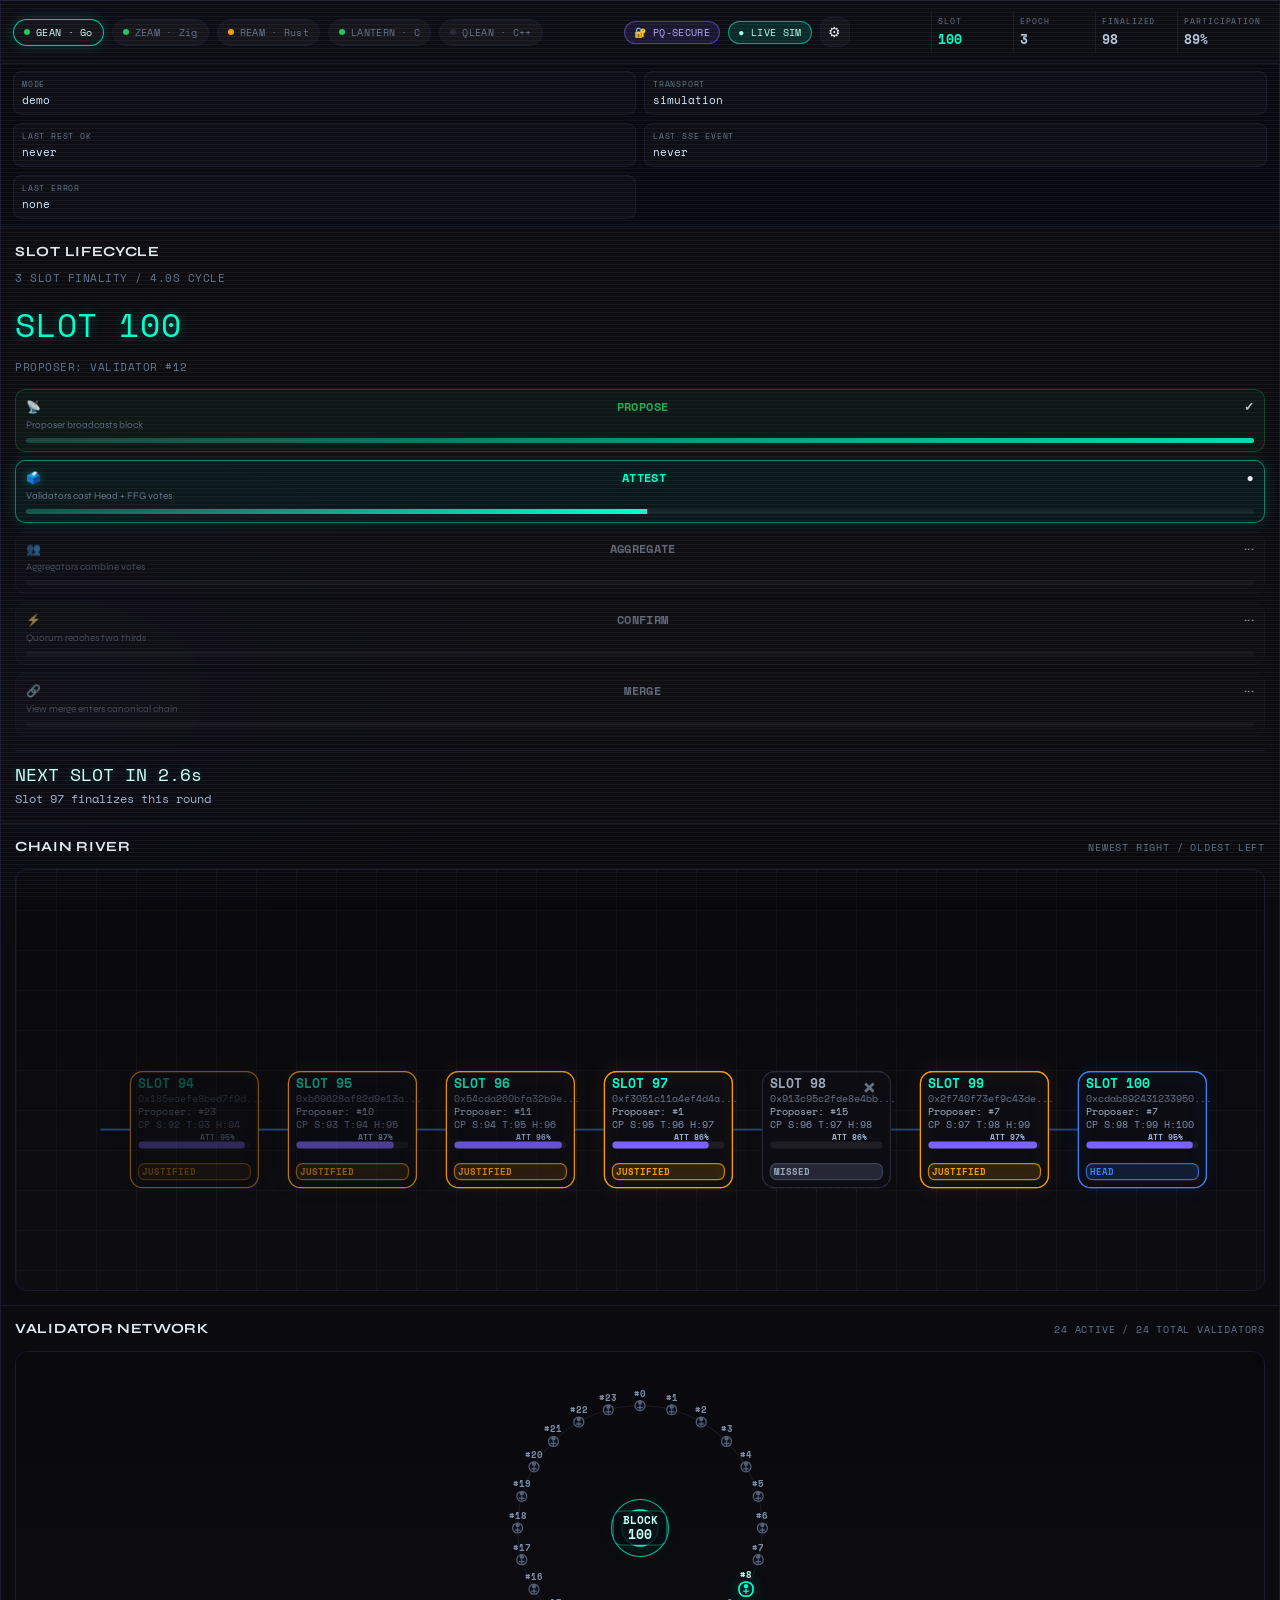
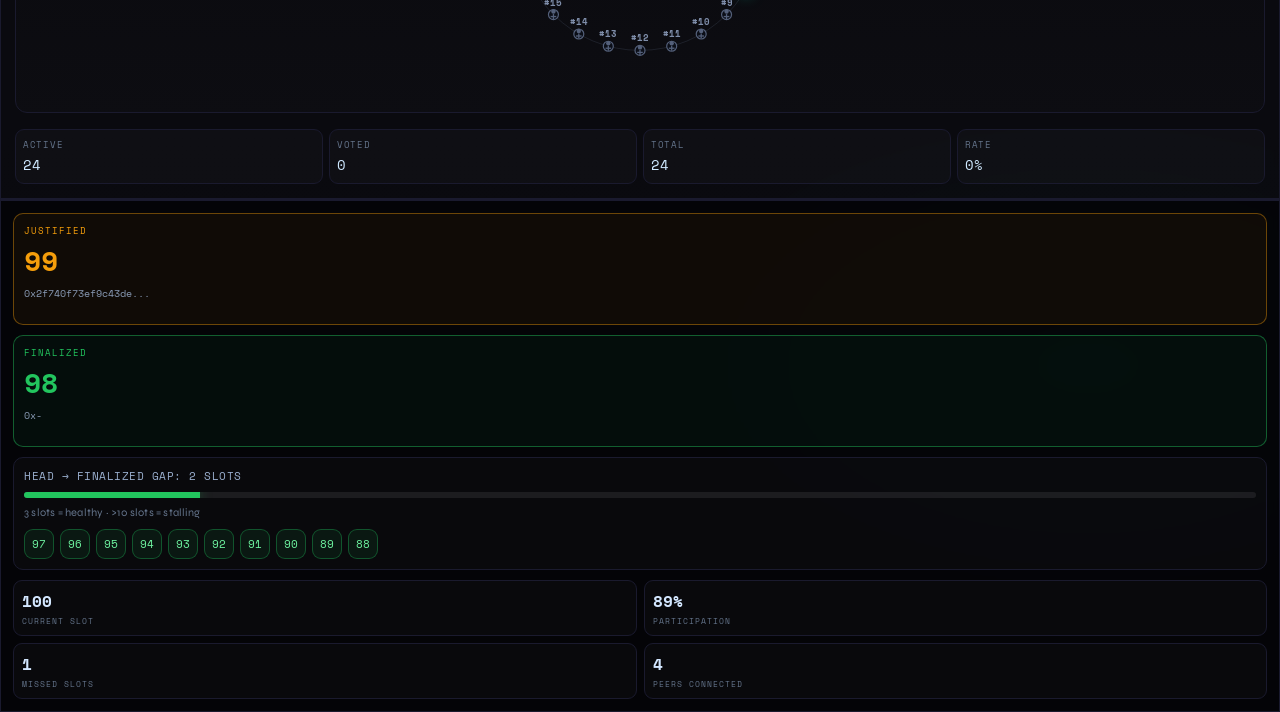
<file: web/index.html>
<!doctype html>
<html lang="en">

<head>
  <meta charset="utf-8" />
  <meta name="viewport" content="width=device-width, initial-scale=1" />
  <title>LeanViz - 3 Slot Finality Dashboard</title>
  <link rel="preconnect" href="https://fonts.googleapis.com">
  <link rel="preconnect" href="https://fonts.gstatic.com" crossorigin>
  <link
    href="https://fonts.googleapis.com/css2?family=Space+Mono:wght@400;700&family=Syne:wght@400;600;700;800&display=swap"
    rel="stylesheet">
  <link rel="stylesheet" href="styles/main.css" />

</head>

<body>
  <div class="app">
    <header class="topbar">
      <div class="peer-group" id="peerPills"></div>
      <div class="peer-group">
        <span class="badge pq">🔐 PQ-SECURE</span>
        <span class="badge live" id="liveBadge">● LIVE SIM</span>
        <button id="settingsBtn" class="icon-btn" title="Settings" aria-label="Open settings">⚙</button>
      </div>
      <div class="counter-group">
        <div class="counter"><span class="counter-label">Slot</span><span id="topSlot"
            class="counter-value slot">100</span></div>
        <div class="counter"><span class="counter-label">Epoch</span><span id="topEpoch" class="counter-value">3</span>
        </div>
        <div class="counter"><span class="counter-label">Finalized</span><span id="topFinalized"
            class="counter-value">97</span></div>
        <div class="counter"><span class="counter-label">Participation</span><span id="topPart"
            class="counter-value">0%</span></div>
      </div>
    </header>
    <div id="warningBanner" class="warn-banner">⚠ Cannot reach Lean node - running in demo mode</div>
    <section class="conn-strip">
      <div class="conn-item"><span class="k">Mode</span><span id="connMode" class="v">demo</span></div>
      <div class="conn-item"><span class="k">Transport</span><span id="connTransport" class="v">simulation</span></div>
      <div class="conn-item"><span class="k">Last REST OK</span><span id="connLastRest" class="v">never</span></div>
      <div class="conn-item"><span class="k">Last SSE Event</span><span id="connLastEvent" class="v">never</span></div>
      <div class="conn-item"><span class="k">Last Error</span><span id="connError" class="v">none</span></div>
    </section>
    <section id="settingsPanel" class="settings-panel">
      <div class="settings-grid">
        <div class="field">
          <label for="beaconInput">Beacon API URL</label>
          <input id="beaconInput" type="text" value="http://localhost:7070/proxy/http://localhost:5052" />
        </div>
        <div class="field">
          <label for="metricsInput">Metrics URL</label>
          <input id="metricsInput" type="text" value="http://localhost:7070/proxy/http://localhost:5054" />
        </div>
        <div class="field">
          <label for="nsSelect">API Namespace</label>
          <select id="nsSelect">
            <option value="lean">/lean/v0</option>
            <option value="eth">/eth/v1</option>
          </select>
        </div>
        <div class="field">
          <label for="modeSelect">Mode</label>
          <select id="modeSelect">
            <option value="demo">Demo</option>
            <option value="live">Live</option>
          </select>
        </div>
        <button id="applySettings" class="btn primary">Apply</button>
      </div>
      <details class="debug">
        <summary>Debug Metrics</summary>
        <div class="debug-grid">
          <div class="debug-card">
            <div class="k">Goroutines</div>
            <div id="dbgGoroutines" class="v">-</div>
          </div>
          <div class="debug-card">
            <div class="k">Memory MB</div>
            <div id="dbgMemory" class="v">-</div>
          </div>
          <div class="debug-card">
            <div class="k">Live Events</div>
            <div id="dbgEvents" class="v">0</div>
          </div>
          <div class="debug-card">
            <div class="k">Last Event</div>
            <div id="dbgLastEvent" class="v">-</div>
          </div>
        </div>
      </details>
    </section>

    <section class="main">
      <aside class="panel">
        <h2>Slot Lifecycle</h2>
        <p class="panel-sub" id="slotCycleLabel">3 slot finality / 8.0s cycle</p>
        <div id="leftSlot" class="slot-head">SLOT 100</div>
        <p class="panel-sub" id="proposerText">Proposer: Validator #0</p>
        <div class="phase-list" id="phaseList"></div>
        <div class="slot-foot">
          <span id="countdown" class="countdown">NEXT SLOT IN 8.0s</span>
          <div id="finalizeHint">Slot 97 finalizes this round</div>
        </div>
      </aside>

      <div class="canvas-panel">
        <div class="canvas-title">
          <h2>Chain River</h2>
          <span>newest right / oldest left</span>
        </div>
        <div class="canvas-wrap">
          <canvas id="chainCanvas"></canvas>
        </div>
      </div>

      <div class="canvas-panel" style="border-right: 0;">
        <div class="canvas-title">
          <h2>Validator Network</h2>
          <span id="validatorSubtitle">24 validators / vote particles</span>
        </div>
        <div class="canvas-wrap">
          <canvas id="validatorCanvas"></canvas>
        </div>
        <div class="net-stats">
          <div class="net-stat"><span class="k">Active</span><span class="v" id="statActive">24</span></div>
          <div class="net-stat"><span class="k">Voted</span><span class="v" id="statVoted">0</span></div>
          <div class="net-stat"><span class="k">Total</span><span class="v" id="statTotal">24</span></div>
          <div class="net-stat"><span class="k">Rate</span><span class="v" id="statRate">0%</span></div>
        </div>
      </div>
    </section>

    <footer class="bottom">
      <div class="cp-box justified">
        <div class="label">Justified</div>
        <div class="slot" id="justSlot">99</div>
        <div class="hash" id="justHash">0x-</div>
      </div>
      <div class="cp-box finalized">
        <div class="label">Finalized</div>
        <div class="slot" id="finSlot">98</div>
        <div class="hash" id="finHash">0x-</div>
      </div>
      <div class="gap">
        <div class="title" id="gapTitle">HEAD → FINALIZED GAP: 2 SLOTS</div>
        <div class="gap-bar">
          <div class="gap-fill" id="gapFill"></div>
        </div>
        <div class="helper">3 slots = healthy · &gt;10 slots = stalling</div>
        <div class="chip-wrap" id="chipWrap"></div>
      </div>
      <div class="bottom-metrics">
        <div class="bottom-metric">
          <div class="v" id="mSlot">100</div>
          <div class="k">Current Slot</div>
        </div>
        <div class="bottom-metric">
          <div class="v" id="mPart">0%</div>
          <div class="k">Participation</div>
        </div>
        <div class="bottom-metric">
          <div class="v" id="mMissed">0</div>
          <div class="k">Missed Slots</div>
        </div>
        <div class="bottom-metric">
          <div class="v" id="mPeers">4</div>
          <div class="k">Peers Connected</div>
        </div>
      </div>
    </footer>
  </div>

  <script type="module" src="src/main.js"></script>

</body>

</html>
</file>
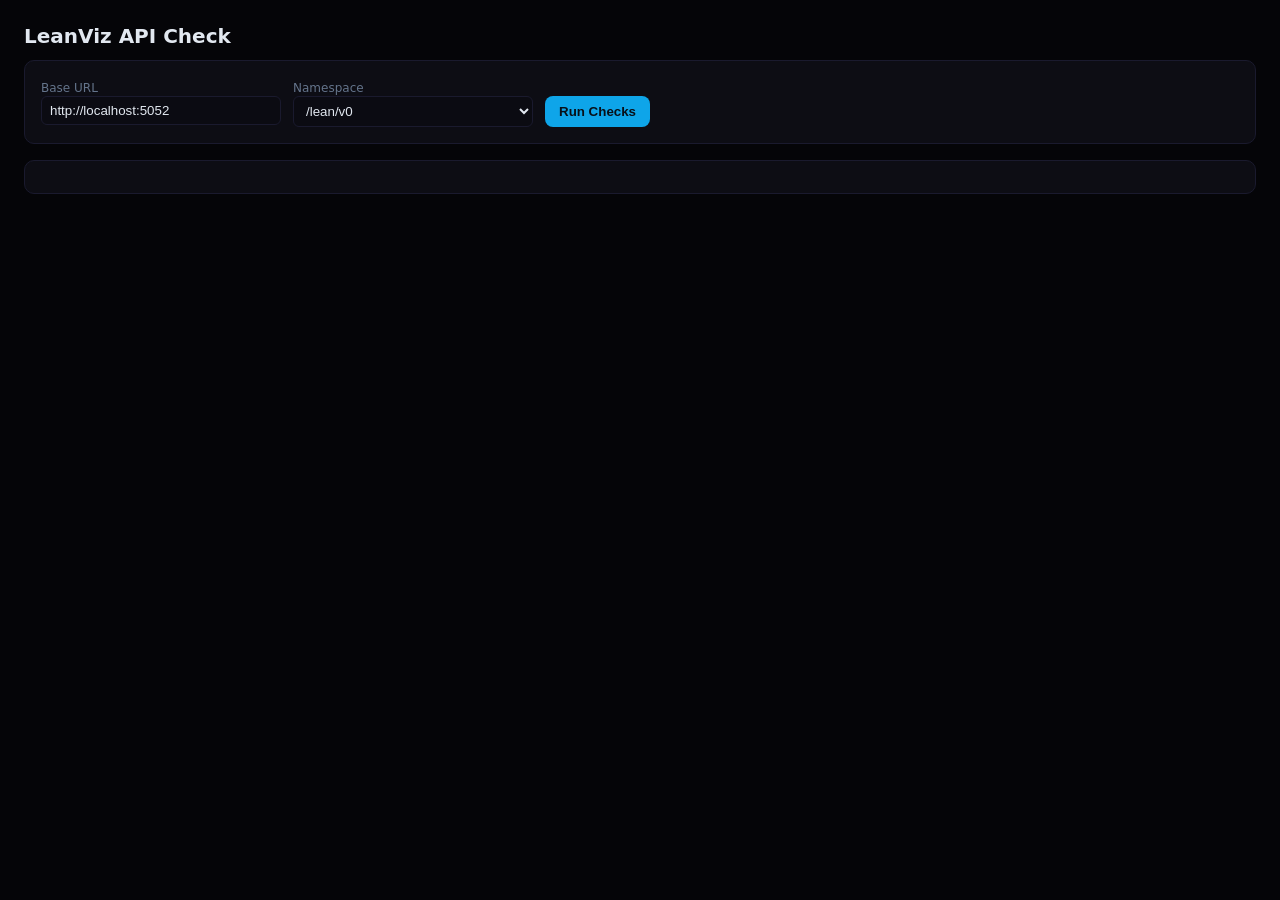
<file: web/health.html>
<!doctype html>
<html lang="en">
<head>
  <meta charset="utf-8" />
  <meta name="viewport" content="width=device-width, initial-scale=1" />
  <title>LeanViz API Check</title>
  <style>
    :root {
      --bg: #050508;
      --card: #0d0d14;
      --border: #1a1a2e;
      --ok: #22c55e;
      --bad: #ef4444;
      --warn: #f59e0b;
      --text: #e2e8f0;
      --muted: #64748b;
    }
    * { box-sizing: border-box; }
    body {
      margin: 0; padding: 24px; min-height: 100vh;
      background: var(--bg);
      color: var(--text);
      font-family: system-ui, -apple-system, sans-serif;
    }
    h1 { margin: 0 0 12px; font-size: 20px; }
    .card {
      background: var(--card);
      border: 1px solid var(--border);
      border-radius: 10px;
      padding: 16px;
      margin-bottom: 16px;
    }
    .row { display: flex; gap: 12px; flex-wrap: wrap; }
    label { font-size: 12px; color: var(--muted); }
    input, select {
      background: #0b0b12; color: var(--text);
      border: 1px solid var(--border); border-radius: 6px;
      padding: 6px 8px; min-width: 240px;
    }
    button {
      background: #0ea5e9; color: #081019; border: none;
      padding: 8px 14px; border-radius: 8px; cursor: pointer;
      font-weight: 600;
    }
    .list { margin: 0; padding: 0; list-style: none; }
    .item { display: flex; align-items: center; gap: 10px; padding: 6px 0; border-bottom: 1px dashed #1a1a2e; }
    .pill { font-size: 11px; padding: 2px 6px; border-radius: 999px; border: 1px solid var(--border); }
    .ok { color: var(--ok); border-color: rgba(34,197,94,0.4); }
    .bad { color: var(--bad); border-color: rgba(239,68,68,0.4); }
    .warn { color: var(--warn); border-color: rgba(245,158,11,0.4); }
    code { color: #a5b4fc; }
  </style>
</head>
<body>
  <h1>LeanViz API Check</h1>
  <div class="card">
    <div class="row">
      <div>
        <label>Base URL</label><br />
        <input id="baseUrl" type="text" value="http://localhost:5052" />
      </div>
      <div>
        <label>Namespace</label><br />
        <select id="ns">
          <option value="lean/v0">/lean/v0</option>
          <option value="eth/v1">/eth/v1</option>
        </select>
      </div>
      <div style="align-self:flex-end;">
        <button id="runBtn">Run Checks</button>
      </div>
    </div>
  </div>

  <div class="card">
    <ul id="results" class="list"></ul>
  </div>


<script type="module">
  const results = document.getElementById("results");
  const baseUrl = document.getElementById("baseUrl");
  const ns = document.getElementById("ns");
  const runBtn = document.getElementById("runBtn");

  const endpoints = [
    "beacon/headers/head",
    "beacon/states/head/finality_checkpoints",
    "beacon/states/head/validators",
    "node/peers",
    "node/syncing",
    "events?topics=head,finalized_checkpoint"
  ];

  function addItem(path, status, detail = "") {
    const li = document.createElement("li");
    li.className = "item";
    const pill = document.createElement("span");
    pill.className = `pill ${status}`;
    pill.textContent = status.toUpperCase();
    const text = document.createElement("span");
    text.innerHTML = `<code>${path}</code> ${detail ? "- " + detail : ""}`;
    li.appendChild(pill);
    li.appendChild(text);
    results.appendChild(li);
  }

  function hasPath(obj, path) {
    let cur = obj;
    for (const key of path) {
      if (!cur || typeof cur !== "object" || !(key in cur)) return false;
      cur = cur[key];
    }
    return cur !== null && cur !== undefined;
  }

  function anyPath(obj, paths) {
    return paths.some((p) => hasPath(obj, p));
  }

  async function fetchJSON(url, timeoutMs = 4000) {
    const controller = new AbortController();
    const t = setTimeout(() => controller.abort(), timeoutMs);
    try {
      const res = await fetch(url, { signal: controller.signal, cache: "no-store" });
      if (!res.ok) throw new Error(`HTTP ${res.status}`);
      const data = await res.json();
      return { res, data };
    } finally {
      clearTimeout(t);
    }
  }

  async function checkJSON(url, validateFn) {
    try {
      const { res, data } = await fetchJSON(url);
      const ct = res.headers.get("content-type") || "";
      if (!ct.includes("json")) {
        addItem(url, "warn", `content-type ${ct || "unknown"}`);
        return;
      }
      const { status, detail } = validateFn(data);
      addItem(url, status, detail);
    } catch (err) {
      addItem(url, "bad", err.message || String(err));
    }
  }

  async function checkSSE(url) {
    const controller = new AbortController();
    const t = setTimeout(() => controller.abort(), 1200);
    try {
      const res = await fetch(url, { signal: controller.signal, cache: "no-store" });
      if (!res.ok) {
        addItem(url, "bad", `HTTP ${res.status}`);
        return;
      }
      const ct = res.headers.get("content-type") || "";
      if (ct.includes("text/event-stream")) {
        addItem(url, "ok", "event-stream");
      } else {
        addItem(url, "warn", `content-type ${ct || "unknown"}`);
      }
    } catch (err) {
      addItem(url, "bad", err.message || String(err));
    } finally {
      clearTimeout(t);
      controller.abort();
    }
  }

  function validateHead(data) {
    const rootOk = anyPath(data, [["data", "root"], ["root"]]);
    const slotOk = anyPath(data, [["data", "header", "message", "slot"], ["slot"]]);
    const proposerOk = anyPath(data, [["data", "header", "message", "proposer_index"], ["proposer_index"]]);

    const missing = [];
    if (!rootOk) missing.push("root");
    if (!slotOk) missing.push("slot");
    if (missing.length) return { status: "bad", detail: `missing ${missing.join(", ")}` };
    if (!proposerOk) return { status: "warn", detail: "missing proposer_index" };
    return { status: "ok", detail: "ok" };
  }

  function validateFinality(data) {
    const jSlot = anyPath(data, [["data", "current_justified", "slot"], ["data", "current_justified_slot"], ["current_justified_slot"], ["data", "justified_slot"]]);
    const jRoot = anyPath(data, [["data", "current_justified", "root"], ["current_justified", "root"]]);
    const fSlot = anyPath(data, [["data", "finalized", "slot"], ["data", "finalized_slot"], ["finalized_slot"]]);
    const fRoot = anyPath(data, [["data", "finalized", "root"], ["finalized", "root"]]);

    const jOk = jSlot && jRoot;
    const fOk = fSlot && fRoot;

    if (!jOk && !fOk) return { status: "bad", detail: "missing justified/finalized" };
    if (!jOk || !fOk) {
      const miss = [];
      if (!jOk) miss.push("justified");
      if (!fOk) miss.push("finalized");
      return { status: "warn", detail: `missing ${miss.join(" + ")}` };
    }
    return { status: "ok", detail: "ok" };
  }

  function validateValidators(data) {
    const rows = data?.data;
    if (!Array.isArray(rows)) return { status: "bad", detail: "data[] missing" };
    if (!rows.length) return { status: "warn", detail: "empty validator list" };
    const r0 = rows[0];
    const idxOk = anyPath(r0, [["index"], ["validator", "index"]]);
    const statusOk = anyPath(r0, [["status"], ["validator", "status"]]);
    if (!idxOk || !statusOk) return { status: "warn", detail: "missing index/status" };
    return { status: "ok", detail: `count ${rows.length}` };
  }

  function validatePeers(data) {
    const rows = data?.data;
    if (!Array.isArray(rows)) return { status: "bad", detail: "data[] missing" };
    if (!rows.length) return { status: "warn", detail: "no peers" };
    return { status: "ok", detail: `count ${rows.length}` };
  }

  function validateSyncing(data) {
    if (!data || typeof data !== "object") return { status: "warn", detail: "missing data" };
    if (data?.data?.head_slot == null) return { status: "warn", detail: "head_slot missing" };
    return { status: "ok", detail: "ok" };
  }

  async function check() {
    results.innerHTML = "";
    const base = baseUrl.value.replace(/\/+$/, "");
    const prefix = ns.value;

    for (const ep of endpoints) {
      const url = `${base}/${prefix}/${ep}`;
      if (ep.startsWith("events")) {
        await checkSSE(url);
        continue;
      }
      if (ep.includes("headers/head")) {
        await checkJSON(url, validateHead);
        continue;
      }
      if (ep.includes("finality_checkpoints")) {
        await checkJSON(url, validateFinality);
        continue;
      }
      if (ep.includes("validators")) {
        await checkJSON(url, validateValidators);
        continue;
      }
      if (ep.includes("peers")) {
        await checkJSON(url, validatePeers);
        continue;
      }
      if (ep.includes("syncing")) {
        await checkJSON(url, validateSyncing);
        continue;
      }
    }
  }

  runBtn.addEventListener("click", check);
</script>

</body>
</html>
</file>
<file: web/styles/main.css>
:root {
      --bg: #050508;
      --surface: #0d0d14;
      --border: #1a1a2e;
      --cyan: #00ffcc;
      --purple: #7b61ff;
      --blue: #3b82f6;
      --amber: #f59e0b;
      --green: #22c55e;
      --red: #ef4444;
      --grey: #2a2a3a;
      --text: #e2e8f0;
      --muted: #64748b;
    }

    * { box-sizing: border-box; }

    body {
      margin: 0;
      min-height: 100vh;
      color: var(--text);
      background:
        radial-gradient(1200px 700px at 80% -10%, rgba(59, 130, 246, 0.09), transparent 55%),
        radial-gradient(900px 500px at 2% 30%, rgba(123, 97, 255, 0.08), transparent 55%),
        radial-gradient(800px 450px at 85% 85%, rgba(0, 255, 204, 0.07), transparent 55%),
        var(--bg);
      font-family: "Syne", sans-serif;
      overflow-x: hidden;
    }

    body::after {
      content: "";
      pointer-events: none;
      position: fixed;
      inset: 0;
      z-index: 50;
      opacity: 0.07;
      background: repeating-linear-gradient(
        180deg,
        rgba(255, 255, 255, 0.65) 0,
        rgba(255, 255, 255, 0.65) 1px,
        transparent 1px,
        transparent 4px
      );
    }

    .app {
      width: 100%;
      margin: 0;
      border: 1px solid var(--border);
      background: linear-gradient(180deg, rgba(255,255,255,0.02), rgba(255,255,255,0.005));
      box-shadow: 0 24px 80px rgba(0, 0, 0, 0.55);
      backdrop-filter: blur(4px);
    }

    .topbar {
      min-height: 52px;
      padding: 10px 12px;
      background: var(--surface);
      border-bottom: 1px solid var(--border);
      display: flex;
      align-items: center;
      justify-content: space-between;
      gap: 10px;
      flex-wrap: wrap;
    }

    .peer-group, .counter-group {
      display: flex;
      align-items: center;
      gap: 8px;
      flex-wrap: wrap;
    }

    .peer-pill {
      display: inline-flex;
      align-items: center;
      gap: 6px;
      border-radius: 20px;
      border: 1px solid var(--border);
      background: rgba(255,255,255,0.03);
      font-family: "Space Mono", monospace;
      font-size: 10px;
      color: var(--muted);
      padding: 5px 10px;
      letter-spacing: 0.3px;
      transition: border-color 0.35s ease, box-shadow 0.35s ease;
    }

    .peer-pill.self {
      border-color: rgba(0,255,204,0.75);
      color: #cffef4;
      box-shadow: 0 0 14px rgba(0,255,204,0.18);
    }

    .dot {
      width: 6px;
      height: 6px;
      border-radius: 50%;
      display: inline-block;
      background: var(--grey);
    }

    .dot.online, .dot.syncing {
      animation: dotPulse 2s ease-in-out infinite;
    }

    .dot.online { background: var(--green); }
    .dot.syncing { background: var(--amber); }

    .badge {
      border: 1px solid transparent;
      border-radius: 12px;
      padding: 3px 9px;
      font-family: "Space Mono", monospace;
      font-size: 10px;
      text-transform: uppercase;
      letter-spacing: 0.35px;
      white-space: nowrap;
    }

    .badge.pq {
      border-color: rgba(123,97,255,0.52);
      color: #baaaff;
      background: rgba(123,97,255,0.12);
    }

    .badge.live {
      border-color: rgba(0,255,204,0.55);
      color: #aefcea;
      background: rgba(0,255,204,0.12);
      animation: breathe 2s ease-in-out infinite;
    }

    .badge.live.warn {
      border-color: rgba(239,68,68,0.5);
      color: #ffc0c0;
      background: rgba(239,68,68,0.14);
      animation: none;
    }

    .icon-btn {
      border: 1px solid var(--border);
      border-radius: 10px;
      background: rgba(255,255,255,0.03);
      color: var(--text);
      width: 30px;
      height: 30px;
      cursor: pointer;
      font-size: 14px;
      line-height: 1;
      transition: all 0.25s ease;
    }

    .icon-btn:hover {
      border-color: rgba(0,255,204,0.5);
      box-shadow: 0 0 12px rgba(0,255,204,0.18);
    }

    .warn-banner {
      display: none;
      align-items: center;
      gap: 8px;
      padding: 7px 12px;
      border-bottom: 1px solid rgba(239,68,68,0.45);
      color: #ffc9c9;
      background: rgba(239,68,68,0.12);
      font-family: "Space Mono", monospace;
      font-size: 11px;
      letter-spacing: 0.25px;
    }

    .warn-banner.show {
      display: flex;
    }

    .conn-strip {
      display: grid;
      grid-template-columns: repeat(5, minmax(0, 1fr));
      gap: 8px;
      padding: 7px 12px;
      border-bottom: 1px solid var(--border);
      background: rgba(9, 11, 18, 0.95);
    }

    .conn-item {
      border: 1px solid var(--border);
      border-radius: 8px;
      padding: 6px 8px;
      background: rgba(255,255,255,0.02);
      min-height: 42px;
    }

    .conn-item .k {
      display: block;
      font-family: "Space Mono", monospace;
      font-size: 8px;
      color: var(--muted);
      text-transform: uppercase;
      letter-spacing: 0.8px;
    }

    .conn-item .v {
      display: block;
      margin-top: 2px;
      font-family: "Space Mono", monospace;
      font-size: 11px;
      color: #d6e8ff;
      white-space: nowrap;
      overflow: hidden;
      text-overflow: ellipsis;
    }

    .settings-panel {
      display: none;
      border-bottom: 1px solid var(--border);
      background: rgba(13,13,20,0.97);
      padding: 10px 12px;
    }

    .settings-panel.open {
      display: block;
    }

    .settings-grid {
      display: grid;
      grid-template-columns: 1fr 1fr auto auto;
      gap: 8px;
      align-items: end;
    }

    .field label {
      display: block;
      margin-bottom: 4px;
      font-family: "Space Mono", monospace;
      font-size: 9px;
      color: var(--muted);
      text-transform: uppercase;
      letter-spacing: 1px;
    }

    .field input, .field select {
      width: 100%;
      height: 34px;
      border-radius: 8px;
      border: 1px solid var(--border);
      background: rgba(255,255,255,0.03);
      color: var(--text);
      padding: 0 10px;
      font-family: "Space Mono", monospace;
      font-size: 11px;
    }

    .btn {
      height: 34px;
      border-radius: 8px;
      border: 1px solid var(--border);
      background: rgba(255,255,255,0.05);
      color: var(--text);
      padding: 0 11px;
      cursor: pointer;
      font-family: "Space Mono", monospace;
      font-size: 11px;
      text-transform: uppercase;
      letter-spacing: 0.6px;
    }

    .btn.primary {
      border-color: rgba(0,255,204,0.5);
      color: #b9fff2;
      background: rgba(0,255,204,0.12);
    }


    .debug {
      margin-top: 8px;
      border-top: 1px solid var(--border);
      padding-top: 7px;
    }

    .debug summary {
      cursor: pointer;
      font-family: "Space Mono", monospace;
      font-size: 10px;
      color: var(--muted);
      text-transform: uppercase;
      letter-spacing: 0.8px;
    }

    .debug-grid {
      margin-top: 8px;
      display: grid;
      grid-template-columns: repeat(4, minmax(0, 1fr));
      gap: 6px;
    }

    .debug-card {
      border: 1px solid var(--border);
      border-radius: 8px;
      padding: 6px;
      background: rgba(255,255,255,0.02);
    }

    .debug-card .k {
      font-family: "Space Mono", monospace;
      font-size: 8px;
      color: var(--muted);
      text-transform: uppercase;
      letter-spacing: 0.8px;
    }

    .debug-card .v {
      margin-top: 2px;
      font-family: "Space Mono", monospace;
      font-size: 12px;
      color: #cde2ff;
    }

    .counter {
      min-width: 74px;
      padding: 4px 6px;
      border-left: 1px solid var(--border);
    }

    .counter-label {
      display: block;
      font-family: "Space Mono", monospace;
      font-size: 8px;
      color: var(--muted);
      text-transform: uppercase;
      letter-spacing: 0.9px;
    }

    .counter-value {
      display: block;
      font-family: "Space Mono", monospace;
      font-size: 13px;
      font-weight: 700;
      margin-top: 2px;
      color: #b7c6db;
    }

    .counter-value.slot { color: var(--cyan); }

    .main {
      display: grid;
      grid-template-columns: 290px 1fr 350px;
      gap: 0;
      min-height: 640px;
      border-bottom: 1px solid var(--border);
    }

    .panel {
      background: rgba(13,13,20,0.78);
      border-right: 1px solid var(--border);
      padding: 16px 14px;
      position: relative;
    }

    .panel:last-child { border-right: 0; }

    .panel h2 {
      margin: 0 0 10px;
      font-size: 14px;
      letter-spacing: 0.7px;
      font-weight: 700;
      text-transform: uppercase;
    }

    .panel-sub {
      margin: 0;
      font-size: 11px;
      color: var(--muted);
      letter-spacing: 0.5px;
      text-transform: uppercase;
      font-family: "Space Mono", monospace;
    }

    .slot-head {
      margin: 14px 0 10px;
      font-family: "Space Mono", monospace;
      font-size: 33px;
      color: var(--cyan);
      letter-spacing: 0.8px;
      text-shadow: 0 0 12px rgba(0,255,204,0.3);
    }

    .phase-list {
      margin-top: 14px;
      display: grid;
      gap: 8px;
      position: relative;
    }

    .phase-item {
      border: 1px solid var(--border);
      border-radius: 10px;
      padding: 8px 10px;
      background: rgba(255,255,255,0.014);
      transition: all 0.35s ease;
    }

    .phase-top {
      display: flex;
      justify-content: space-between;
      align-items: center;
      gap: 8px;
      font-size: 12px;
      font-weight: 600;
      letter-spacing: 0.35px;
    }

    .phase-name {
      font-family: "Space Mono", monospace;
      color: #95a9c7;
      font-size: 12px;
    }

    .phase-desc {
      margin-top: 4px;
      font-size: 10px;
      color: var(--muted);
      line-height: 1.3;
    }

    .phase-progress {
      margin-top: 6px;
      height: 5px;
      border-radius: 999px;
      background: rgba(255,255,255,0.06);
      overflow: hidden;
    }

    .phase-progress > span {
      display: block;
      height: 100%;
      width: 0%;
      background: linear-gradient(90deg, rgba(0,255,204,0.2), var(--cyan));
      transition: width 0.1s linear;
    }

    .phase-item.active {
      border-color: rgba(0,255,204,0.45);
      box-shadow: 0 0 16px rgba(0,255,204,0.14);
      background: rgba(0,255,204,0.05);
    }

    .phase-item.active .phase-name,
    .phase-item.active .phase-icon {
      color: var(--cyan);
      text-shadow: 0 0 10px rgba(0,255,204,0.28);
    }

    .phase-item.done {
      border-color: rgba(34,197,94,0.3);
      background: rgba(34,197,94,0.07);
      opacity: 0.86;
    }

    .phase-item.done .phase-name,
    .phase-item.done .phase-icon {
      color: var(--green);
    }

    .phase-item.pending {
      opacity: 0.58;
      filter: saturate(0.65);
    }

    .slot-foot {
      margin-top: 14px;
      border-top: 1px solid var(--border);
      padding-top: 10px;
      font-family: "Space Mono", monospace;
      font-size: 12px;
      color: #a5b6cf;
      line-height: 1.45;
    }

    .slot-foot .countdown {
      font-size: 18px;
      color: #d0fff5;
      text-shadow: 0 0 8px rgba(0,255,204,0.25);
      display: block;
      margin-bottom: 3px;
    }

    .canvas-panel {
      display: flex;
      flex-direction: column;
      gap: 8px;
      padding: 14px;
      background: rgba(13,13,20,0.64);
      border-right: 1px solid var(--border);
    }

    .canvas-title {
      display: flex;
      justify-content: space-between;
      align-items: baseline;
      gap: 8px;
      margin-bottom: 6px;
    }

    .canvas-title h2 {
      margin: 0;
      font-size: 14px;
      text-transform: uppercase;
      letter-spacing: 0.7px;
    }

    .canvas-title span {
      font-family: "Space Mono", monospace;
      color: var(--muted);
      font-size: 10px;
      text-transform: uppercase;
      letter-spacing: 0.8px;
    }

    .canvas-wrap {
      position: relative;
      border: 1px solid var(--border);
      border-radius: 12px;
      overflow: hidden;
      background: linear-gradient(180deg, rgba(0,0,0,0.18), rgba(255,255,255,0.01));
    }

    canvas {
      width: 100%;
      height: 100%;
      display: block;
    }

    #chainCanvas { height: 520px; }
    #validatorCanvas { height: 420px; }

    .net-stats {
      display: grid;
      grid-template-columns: repeat(4, minmax(0, 1fr));
      gap: 6px;
      margin-top: 8px;
    }

    .net-stat {
      border: 1px solid var(--border);
      border-radius: 9px;
      padding: 8px 7px;
      background: rgba(255,255,255,0.02);
    }

    .net-stat span {
      display: block;
      font-family: "Space Mono", monospace;
    }

    .net-stat .k {
      font-size: 9px;
      color: var(--muted);
      text-transform: uppercase;
      letter-spacing: 0.7px;
    }

    .net-stat .v {
      font-size: 14px;
      color: #cee8ff;
      margin-top: 3px;
    }

    .bottom {
      background: rgba(5,5,8,0.9);
      border-top: 1px solid var(--border);
      padding: 12px;
      display: grid;
      grid-template-columns: 220px 220px 1fr 300px;
      gap: 10px;
      align-items: stretch;
    }

    .cp-box {
      border-radius: 10px;
      padding: 10px;
      background: rgba(255,255,255,0.02);
      min-height: 112px;
    }

    .cp-box .label {
      font-family: "Space Mono", monospace;
      font-size: 9px;
      letter-spacing: 1px;
      text-transform: uppercase;
    }

    .cp-box .slot {
      font-family: "Space Mono", monospace;
      font-size: 28px;
      margin-top: 3px;
      font-weight: 700;
    }

    .cp-box .hash {
      font-family: "Space Mono", monospace;
      font-size: 10px;
      color: #8a9cb6;
      margin-top: 5px;
      overflow: hidden;
      text-overflow: ellipsis;
      white-space: nowrap;
    }

    .cp-box.justified {
      border: 1px solid rgba(245,158,11,0.4);
      background: rgba(245,158,11,0.05);
    }

    .cp-box.justified .label,
    .cp-box.justified .slot { color: var(--amber); }

    .cp-box.finalized {
      border: 1px solid rgba(34,197,94,0.44);
      background: rgba(34,197,94,0.05);
    }

    .cp-box.finalized .label,
    .cp-box.finalized .slot { color: var(--green); }

    .gap {
      border: 1px solid var(--border);
      border-radius: 10px;
      padding: 10px;
      background: rgba(255,255,255,0.02);
    }

    .gap .title {
      font-family: "Space Mono", monospace;
      font-size: 11px;
      letter-spacing: 0.5px;
      color: #9bb0d0;
    }

    .gap-bar {
      margin-top: 8px;
      height: 6px;
      border-radius: 999px;
      overflow: hidden;
      background: rgba(255,255,255,0.08);
    }

    .gap-fill {
      height: 100%;
      width: 0%;
      transition: width 0.8s ease, background-color 0.4s ease;
      background: var(--green);
      box-shadow: 0 0 12px rgba(34,197,94,0.5);
    }

    .gap .helper {
      margin-top: 8px;
      color: var(--muted);
      font-size: 11px;
      letter-spacing: 0.2px;
    }

    .chip-wrap {
      margin-top: 10px;
      display: flex;
      gap: 6px;
      flex-wrap: wrap;
    }

    .chip {
      min-width: 30px;
      height: 30px;
      border-radius: 9px;
      border: 1px solid rgba(34,197,94,0.35);
      background: rgba(34,197,94,0.08);
      color: #6ef3a0;
      font-family: "Space Mono", monospace;
      font-size: 11px;
      display: inline-flex;
      align-items: center;
      justify-content: center;
    }

    .bottom-metrics {
      border-left: 1px solid var(--border);
      padding-left: 10px;
      display: grid;
      grid-template-columns: repeat(2, minmax(0, 1fr));
      gap: 7px;
      align-content: start;
    }

    .bottom-metric {
      border: 1px solid var(--border);
      border-radius: 9px;
      padding: 8px;
      background: rgba(255,255,255,0.02);
    }

    .bottom-metric .v {
      font-family: "Space Mono", monospace;
      font-size: 16px;
      color: #d3e7ff;
      font-weight: 700;
    }

    .bottom-metric .k {
      margin-top: 2px;
      font-family: "Space Mono", monospace;
      font-size: 8px;
      text-transform: uppercase;
      letter-spacing: 1px;
      color: var(--muted);
    }

    @keyframes dotPulse {
      0%, 100% { opacity: 1; transform: scale(1); }
      50% { opacity: 0.58; transform: scale(1.1); }
    }

    @keyframes breathe {
      0%, 100% { opacity: 1; }
      50% { opacity: 0.62; }
    }

    @media (max-width: 1300px) {
      .settings-grid {
        grid-template-columns: 1fr;
      }

      .conn-strip {
        grid-template-columns: 1fr 1fr;
      }

      .debug-grid {
        grid-template-columns: 1fr 1fr;
      }

      .main {
        grid-template-columns: 1fr;
      }

      .panel,
      .canvas-panel {
        border-right: 0;
        border-bottom: 1px solid var(--border);
      }

      #chainCanvas { height: 420px; }
      #validatorCanvas { height: 360px; }

      .bottom {
        grid-template-columns: 1fr;
      }

      .bottom-metrics { border-left: 0; padding-left: 0; }
    }
</file>
